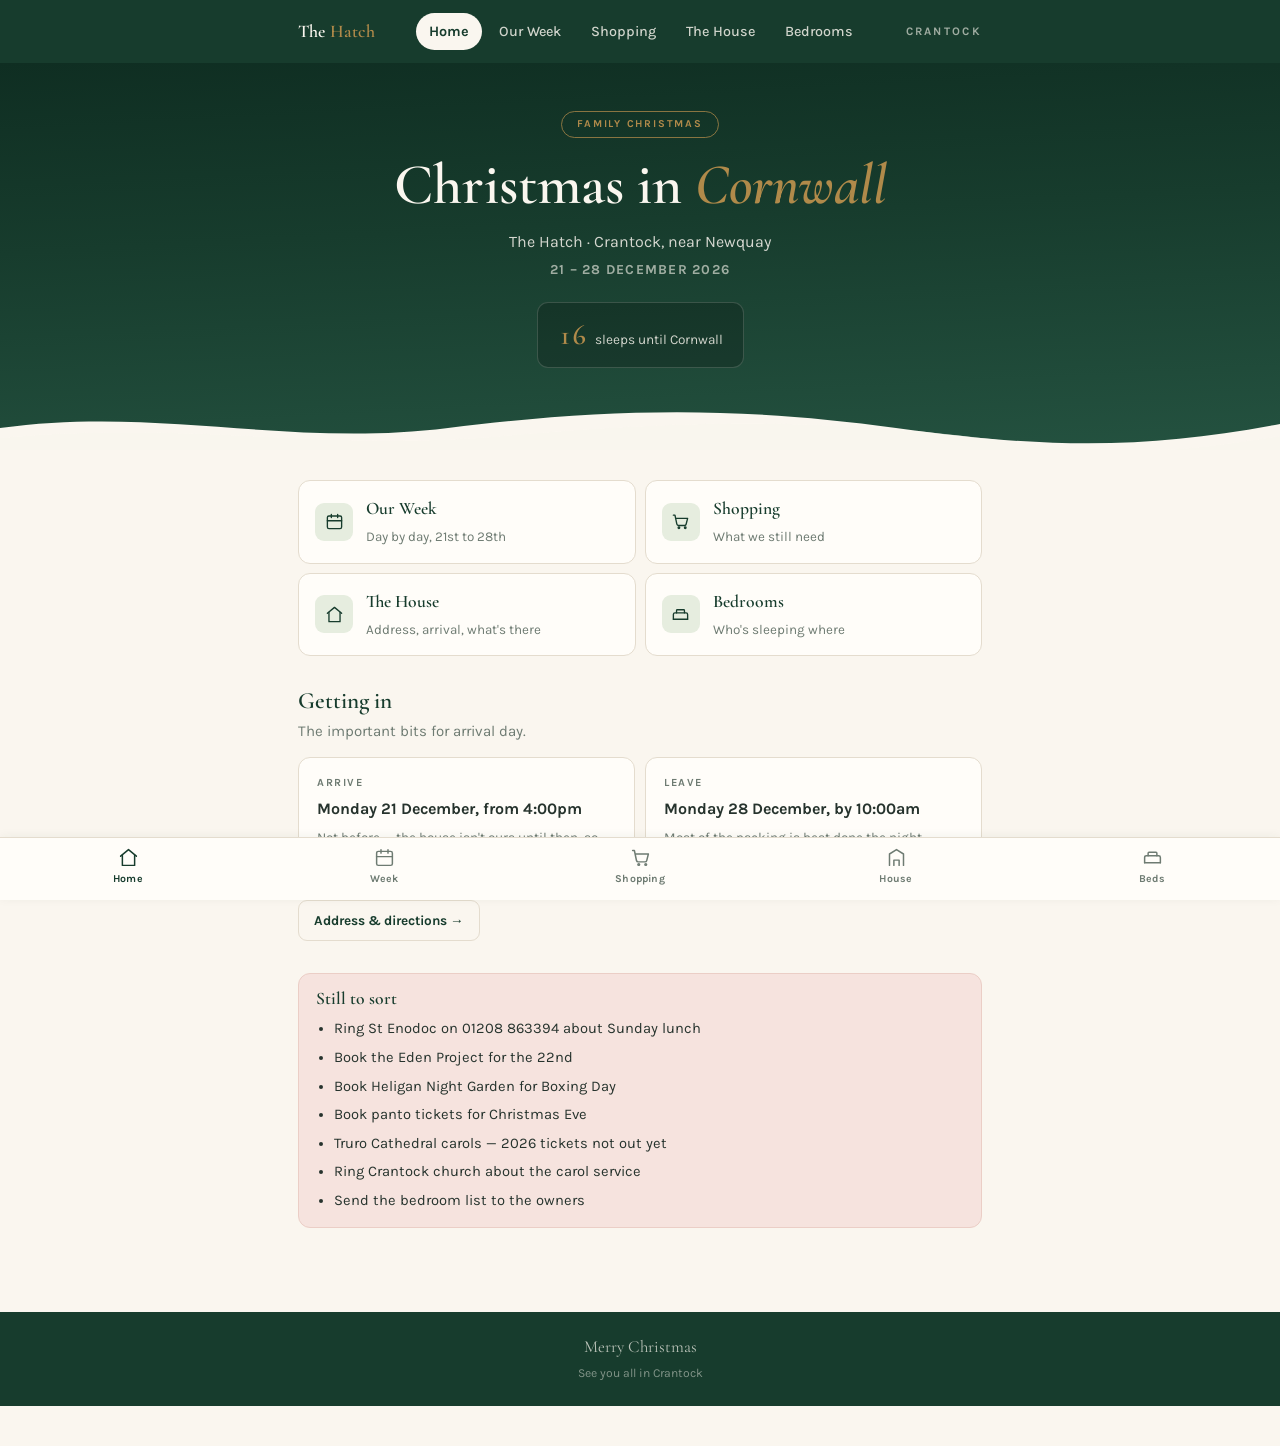
<file: index.html>
<!DOCTYPE html>
<html lang="en-GB">
<head>
<meta charset="utf-8">
<meta name="viewport" content="width=device-width, initial-scale=1, viewport-fit=cover">
<title>Christmas in Cornwall · The Hatch</title>
<meta name="description" content="Family Christmas at The Hatch, Crantock — 21 to 28 December 2026.">
<meta name="theme-color" content="#173C2D">
<link rel="preconnect" href="https://fonts.googleapis.com">
<link rel="preconnect" href="https://fonts.gstatic.com" crossorigin>
<link href="https://fonts.googleapis.com/css2?family=Cormorant+Garamond:ital,wght@0,600;0,700;1,600&family=Karla:wght@400;500;700&display=swap" rel="stylesheet">
<link rel="stylesheet" href="style.css">
</head>
<body>

<header class="top">
  <div class="wrap">
    <a class="brand" href="index.html">The <span>Hatch</span></a>
    <nav class="desknav">
      <a href="index.html" aria-current="page">Home</a>
      <a href="week.html">Our Week</a>
      <a href="shopping.html">Shopping</a>
      <a href="house.html">The House</a>
      <a href="bedrooms.html">Bedrooms</a>
    </nav>
    <span class="sprig">Crantock</span>
  </div>
</header>

<section class="hero">
  <div class="wrap">
    <span class="tag">Family Christmas</span>
    <h1>Christmas in <em>Cornwall</em></h1>
    <p class="where">The Hatch · Crantock, near Newquay</p>
    <p class="dates">21 – 28 December 2026</p>
    <div class="count" id="count"><b id="cn">—</b><span id="cl">until Christmas Day</span></div>
  </div>
  <svg class="waves" viewBox="0 0 1200 52" preserveAspectRatio="none" aria-hidden="true">
    <path d="M0 30 C 150 8, 270 50, 420 30 S 690 8, 840 30 S 1080 50, 1200 26 L1200 52 L0 52 Z" fill="#FAF6EF"/>
    <path d="M0 40 C 180 22, 300 54, 470 38 S 760 20, 920 40 S 1110 52, 1200 38 L1200 52 L0 52 Z" fill="#FAF6EF" opacity=".55"/>
  </svg>
</section>

<main class="wrap">

  <section class="blk" style="margin-top:4px">
    <div class="quick">
      <a href="week.html">
        <span class="ic"><svg viewBox="0 0 24 24"><rect x="3" y="5" width="18" height="16" rx="2"/><path d="M8 3v4M16 3v4M3 11h18"/></svg></span>
        <span><b>Our Week</b><small>Day by day, 21st to 28th</small></span>
      </a>
      <a href="shopping.html">
        <span class="ic"><svg viewBox="0 0 24 24"><path d="M3 4h2l2.4 11.4a2 2 0 0 0 2 1.6h7.7a2 2 0 0 0 2-1.5L21 8H6"/><circle cx="10" cy="20" r="1"/><circle cx="18" cy="20" r="1"/></svg></span>
        <span><b>Shopping</b><small>What we still need</small></span>
      </a>
      <a href="house.html">
        <span class="ic"><svg viewBox="0 0 24 24"><path d="M3 10.5 12 3l9 7.5"/><path d="M5 9.5V21h14V9.5"/></svg></span>
        <span><b>The House</b><small>Address, arrival, what's there</small></span>
      </a>
      <a href="bedrooms.html">
        <span class="ic"><svg viewBox="0 0 24 24"><path d="M3 18v-6a2 2 0 0 1 2-2h14a2 2 0 0 1 2 2v6"/><path d="M3 18h18M7 10V7a1 1 0 0 1 1-1h8a1 1 0 0 1 1 1v3"/></svg></span>
        <span><b>Bedrooms</b><small>Who's sleeping where</small></span>
      </a>
    </div>
  </section>

  <section class="blk">
    <h2>Getting in</h2>
    <p class="lead">The important bits for arrival day.</p>
    <div class="cards two">
      <div class="card">
        <div class="k">Arrive</div>
        <p><strong>Monday 21 December, from 4:00pm</strong></p>
        <p class="hint">Not before — the house isn't ours until then, so don't have anything delivered that day.</p>
      </div>
      <div class="card">
        <div class="k">Leave</div>
        <p><strong>Monday 28 December, by 10:00am</strong></p>
        <p class="hint">Most of the packing is best done the night before.</p>
      </div>
    </div>
    <p style="margin-top:12px"><a class="btn ghost small" href="house.html">Address &amp; directions →</a></p>
  </section>

  <section class="blk" id="sortwrap">
    <div class="todo" id="todo">
      <h2>Still to sort</h2>
      <ul id="todolist"></ul>
    </div>
  </section>

</main>

<footer>
  Merry Christmas
  <small>See you all in Crantock</small>
</footer>

<nav class="tabs">
  <a href="index.html" aria-current="page"><svg viewBox="0 0 24 24"><path d="M3 10.5 12 3l9 7.5"/><path d="M5 9.5V21h14V9.5"/></svg>Home</a>
  <a href="week.html"><svg viewBox="0 0 24 24"><rect x="3" y="5" width="18" height="16" rx="2"/><path d="M8 3v4M16 3v4M3 11h18"/></svg>Week</a>
  <a href="shopping.html"><svg viewBox="0 0 24 24"><path d="M3 4h2l2.4 11.4a2 2 0 0 0 2 1.6h7.7a2 2 0 0 0 2-1.5L21 8H6"/><circle cx="10" cy="20" r="1"/><circle cx="18" cy="20" r="1"/></svg>Shopping</a>
  <a href="house.html"><svg viewBox="0 0 24 24"><path d="M4 21V8l8-5 8 5v13"/><path d="M9 21v-6h6v6"/></svg>House</a>
  <a href="bedrooms.html"><svg viewBox="0 0 24 24"><path d="M3 18v-6a2 2 0 0 1 2-2h14a2 2 0 0 1 2 2v6"/><path d="M3 18h18M7 10V7a1 1 0 0 1 1-1h8a1 1 0 0 1 1 1v3"/></svg>Beds</a>
</nav>

<script>
/* countdown */
(function(){
  var now=new Date(), today=new Date(now.getFullYear(),now.getMonth(),now.getDate());
  var xmas=new Date(2026,11,25), arrive=new Date(2026,11,21);
  var cn=document.getElementById("cn"), cl=document.getElementById("cl"), box=document.getElementById("count");
  var dA=Math.round((arrive-today)/864e5), dX=Math.round((xmas-today)/864e5);
  if(dA>1){ cn.textContent=dA; cl.textContent="sleeps until Cornwall"; }
  else if(dA===1){ cn.textContent="1"; cl.textContent="sleep until Cornwall"; }
  else if(dX>1){ cn.textContent=dX; cl.textContent="sleeps until Christmas Day"; }
  else if(dX===1){ cn.textContent="1"; cl.textContent="sleep until Christmas Day"; }
  else if(dX===0){ cn.textContent="Today"; cl.textContent="is Christmas Day"; }
  else { box.style.display="none"; }
})();

/* still to sort — only what's outstanding; section hides itself when empty */
var JOBS=[
  {t:"Ring St Enodoc on 01208 863394 about Sunday lunch", done:false},
  {t:"Book the Eden Project for the 22nd", done:false},
  {t:"Book Heligan Night Garden for Boxing Day", done:false},
  {t:"Book panto tickets for Christmas Eve", done:false},
  {t:"Truro Cathedral carols — 2026 tickets not out yet", done:false},
  {t:"Ring Crantock church about the carol service", done:false},
  {t:"Send the bedroom list to the owners", done:false}
];
(function(){
  var open=JOBS.filter(function(j){return !j.done});
  if(!open.length){ document.getElementById("sortwrap").remove(); return; }
  document.getElementById("todolist").innerHTML=open.map(function(j){
    return "<li>"+j.t.replace(/&/g,"&amp;").replace(/</g,"&lt;")+"</li>";
  }).join("");
})();
</script>
</body>
</html>
</file>
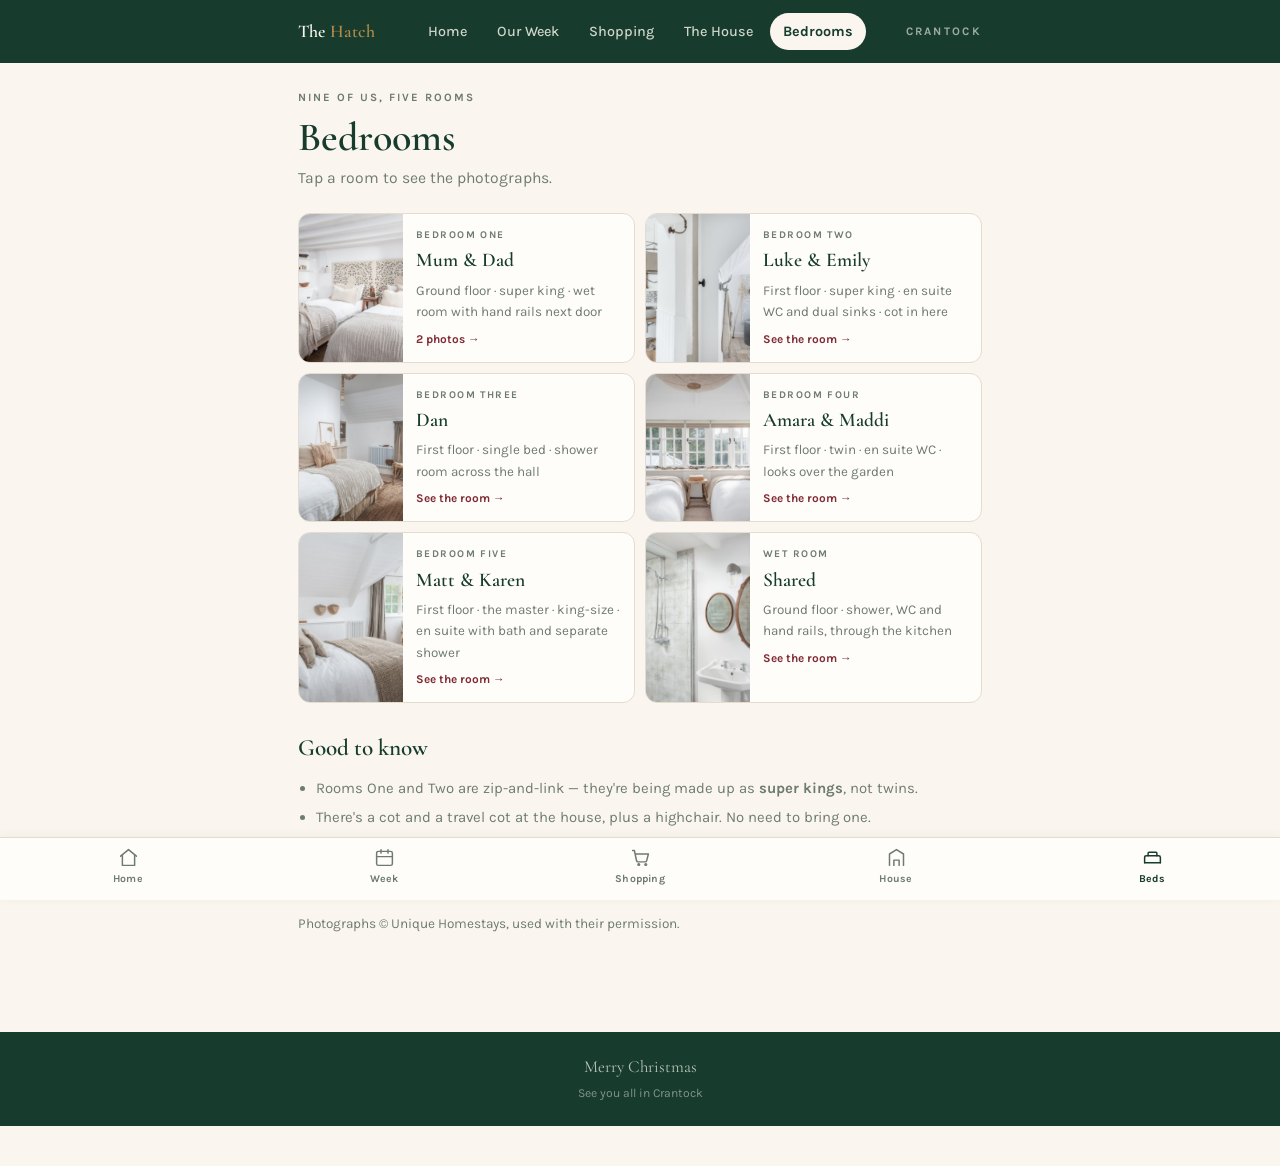
<file: bedrooms.html>
<!DOCTYPE html>
<html lang="en-GB">
<head>
<meta charset="utf-8">
<meta name="viewport" content="width=device-width, initial-scale=1, viewport-fit=cover">
<title>Bedrooms · The Hatch</title>
<meta name="theme-color" content="#173C2D">
<link rel="preconnect" href="https://fonts.googleapis.com">
<link rel="preconnect" href="https://fonts.gstatic.com" crossorigin>
<link href="https://fonts.googleapis.com/css2?family=Cormorant+Garamond:ital,wght@0,600;0,700;1,600&family=Karla:wght@400;500;700&display=swap" rel="stylesheet">
<link rel="stylesheet" href="style.css">
</head>
<body>

<header class="top">
  <div class="wrap">
    <a class="brand" href="index.html">The <span>Hatch</span></a>
    <nav class="desknav">
      <a href="index.html">Home</a>
      <a href="week.html">Our Week</a>
      <a href="shopping.html">Shopping</a>
      <a href="house.html">The House</a>
      <a href="bedrooms.html" aria-current="page">Bedrooms</a>
    </nav>
    <span class="sprig">Crantock</span>
  </div>
</header>

<main class="wrap">
  <p class="eyebrow">Nine of us, five rooms</p>
  <h1 class="page">Bedrooms</h1>
  <p class="sub">Tap a room to see the photographs.</p>

  <div class="rooms" id="rooms"></div>

  <section class="blk">
    <h2>Good to know</h2>
    <ul style="padding-left:18px;color:var(--mute);font-size:.93rem">
      <li style="margin-top:5px">Rooms One and Two are zip-and-link — they're being made up as <strong>super kings</strong>, not twins.</li>
      <li style="margin-top:5px">There's a cot and a travel cot at the house, plus a highchair. No need to bring one.</li>
      <li style="margin-top:5px">The ground-floor wet room has hand rails and is right beside Room One.</li>
      <li style="margin-top:5px">Room Three can take a trundle bed for a tenth person, but our booking is for nine.</li>
    </ul>
  </section>

  <p class="hint" style="margin-top:26px">Photographs © Unique Homestays, used with their permission.</p>
</main>

<div class="gal" id="gal" role="dialog" aria-modal="true" aria-label="Room photographs">
  <div class="bar">
    <b id="galTitle">Room</b>
    <button id="galClose" aria-label="Close">×</button>
  </div>
  <div class="strip" id="galStrip"></div>
  <div class="dots" id="galDots"></div>
</div>

<footer>Merry Christmas<small>See you all in Crantock</small></footer>

<nav class="tabs">
  <a href="index.html"><svg viewBox="0 0 24 24"><path d="M3 10.5 12 3l9 7.5"/><path d="M5 9.5V21h14V9.5"/></svg>Home</a>
  <a href="week.html"><svg viewBox="0 0 24 24"><rect x="3" y="5" width="18" height="16" rx="2"/><path d="M8 3v4M16 3v4M3 11h18"/></svg>Week</a>
  <a href="shopping.html"><svg viewBox="0 0 24 24"><path d="M3 4h2l2.4 11.4a2 2 0 0 0 2 1.6h7.7a2 2 0 0 0 2-1.5L21 8H6"/><circle cx="10" cy="20" r="1"/><circle cx="18" cy="20" r="1"/></svg>Shopping</a>
  <a href="house.html"><svg viewBox="0 0 24 24"><path d="M4 21V8l8-5 8 5v13"/><path d="M9 21v-6h6v6"/></svg>House</a>
  <a href="bedrooms.html" aria-current="page"><svg viewBox="0 0 24 24"><path d="M3 18v-6a2 2 0 0 1 2-2h14a2 2 0 0 1 2 2v6"/><path d="M3 18h18M7 10V7a1 1 0 0 1 1-1h8a1 1 0 0 1 1 1v3"/></svg>Beds</a>
</nav>

<script>
var ROOMS=[
 {n:"Bedroom One",   who:"Mum &amp; Dad",      bed:"Ground floor · super king · wet room with hand rails next door",
  pics:["bedroom1-a.jpg","bedroom1-b.jpg"]},
 {n:"Bedroom Two",   who:"Luke &amp; Emily",   bed:"First floor · super king · en suite WC and dual sinks · cot in here",
  pics:["bedroom2-a.jpg"]},
 {n:"Bedroom Three", who:"Dan",                bed:"First floor · single bed · shower room across the hall",
  pics:["bedroom3-a.jpg"]},
 {n:"Bedroom Four",  who:"Amara &amp; Maddi",  bed:"First floor · twin · en suite WC · looks over the garden",
  pics:["bedroom4-a.jpg"]},
 {n:"Bedroom Five",  who:"Matt &amp; Karen",   bed:"First floor · the master · king-size · en suite with bath and separate shower",
  pics:["bedroom5-a.jpg"]},
 {n:"Wet room",      who:"Shared",             bed:"Ground floor · shower, WC and hand rails, through the kitchen",
  pics:["wetroom-ground.jpg"]}
];

var ph='<svg viewBox="0 0 24 24"><path d="M3 18v-6a2 2 0 0 1 2-2h14a2 2 0 0 1 2 2v6M3 18h18M7 10V7a1 1 0 0 1 1-1h8a1 1 0 0 1 1 1v3"/></svg>';
document.getElementById("rooms").innerHTML=ROOMS.map(function(r,ix){
  var thumb=r.pics.length? '<img src="'+r.pics[0]+'" alt="'+r.n+'" loading="lazy">' : ph;
  return '<button class="room" data-r="'+ix+'">'+
    '<span class="thumb">'+thumb+'</span>'+
    '<span class="info"><span class="no">'+r.n+'</span>'+
      '<span class="who">'+r.who+'</span>'+
      '<span class="bed">'+r.bed+'</span>'+
      '<span class="more">'+(r.pics.length>1? r.pics.length+' photos →' : 'See the room →')+'</span>'+
    '</span></button>';
}).join("");

var gal=document.getElementById("gal"), strip=document.getElementById("galStrip"),
    dots=document.getElementById("galDots"), title=document.getElementById("galTitle"), lastFocus=null;

function openGal(ix){
  var r=ROOMS[ix]; lastFocus=document.activeElement;
  title.innerHTML=r.n+" · "+r.who;
  strip.innerHTML = r.pics.length
    ? r.pics.map(function(p){return '<figure><img src="'+p+'" alt="'+r.n+'"></figure>';}).join("")
    : '<p class="none">No photographs of this room yet.</p>';
  dots.innerHTML = r.pics.length>1
    ? r.pics.map(function(_,i){return '<i class="'+(i===0?"on":"")+'"></i>';}).join("") : "";
  gal.classList.add("on");
  document.body.style.overflow="hidden";
  strip.scrollLeft=0;
  document.getElementById("galClose").focus();
}
function closeGal(){
  gal.classList.remove("on");
  document.body.style.overflow="";
  if(lastFocus&&lastFocus.focus)lastFocus.focus();
}
document.querySelectorAll("[data-r]").forEach(function(b){
  b.onclick=function(){openGal(+b.dataset.r);};
});
document.getElementById("galClose").onclick=closeGal;
gal.addEventListener("click",function(e){ if(e.target===gal) closeGal(); });
document.addEventListener("keydown",function(e){ if(e.key==="Escape"&&gal.classList.contains("on")) closeGal(); });
strip.addEventListener("scroll",function(){
  var kids=dots.children; if(!kids.length) return;
  var i=Math.round(strip.scrollLeft/strip.clientWidth);
  for(var k=0;k<kids.length;k++) kids[k].className = (k===i?"on":"");
});
</script>
</body>
</html>
</file>
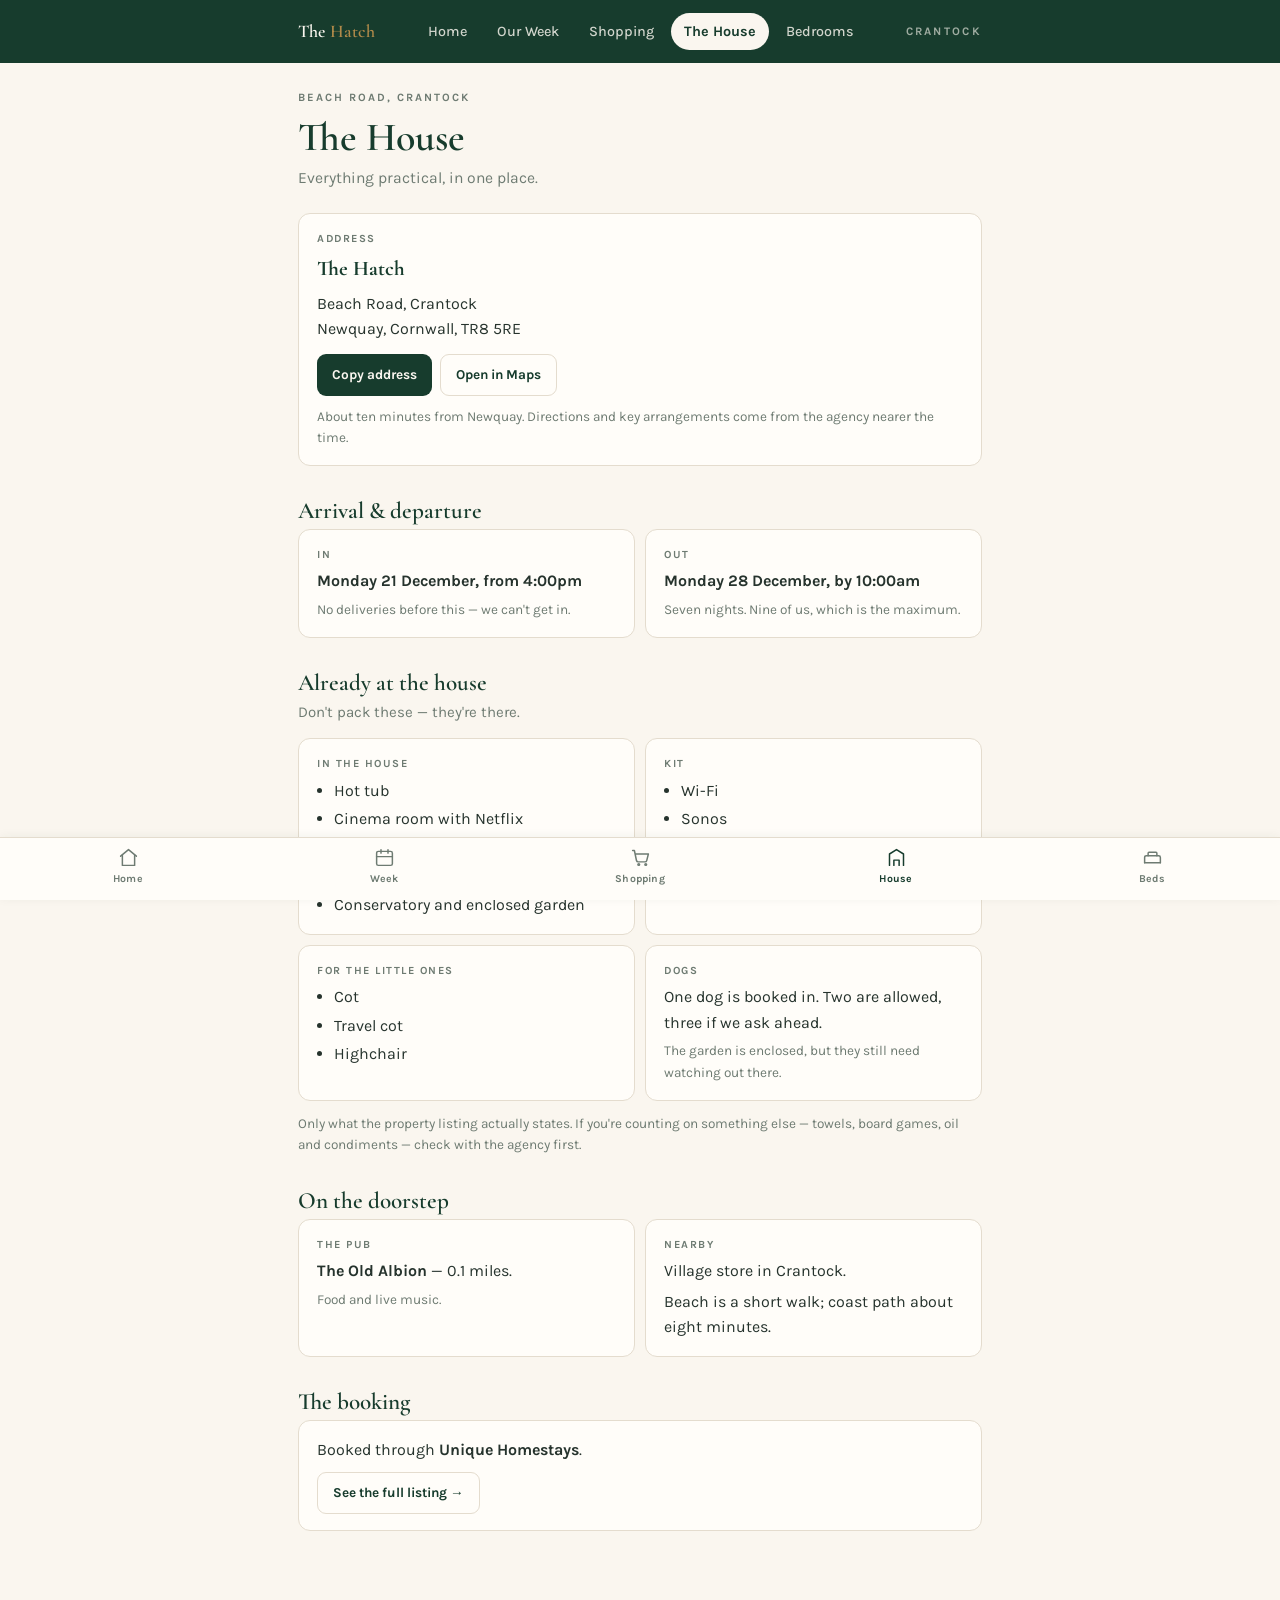
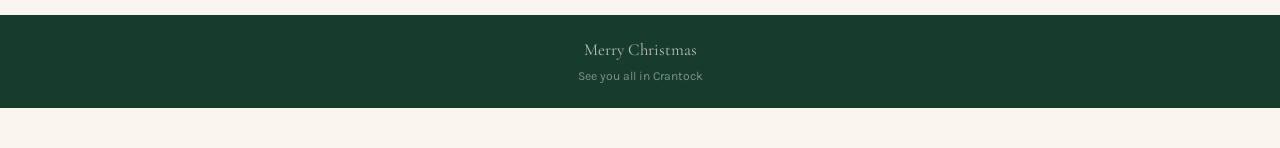
<file: house.html>
<!DOCTYPE html>
<html lang="en-GB">
<head>
<meta charset="utf-8">
<meta name="viewport" content="width=device-width, initial-scale=1, viewport-fit=cover">
<title>The House · The Hatch</title>
<meta name="theme-color" content="#173C2D">
<link rel="preconnect" href="https://fonts.googleapis.com">
<link rel="preconnect" href="https://fonts.gstatic.com" crossorigin>
<link href="https://fonts.googleapis.com/css2?family=Cormorant+Garamond:ital,wght@0,600;0,700;1,600&family=Karla:wght@400;500;700&display=swap" rel="stylesheet">
<link rel="stylesheet" href="style.css">
</head>
<body>

<header class="top">
  <div class="wrap">
    <a class="brand" href="index.html">The <span>Hatch</span></a>
    <nav class="desknav">
      <a href="index.html">Home</a>
      <a href="week.html">Our Week</a>
      <a href="shopping.html">Shopping</a>
      <a href="house.html" aria-current="page">The House</a>
      <a href="bedrooms.html">Bedrooms</a>
    </nav>
    <span class="sprig">Crantock</span>
  </div>
</header>

<main class="wrap">
  <p class="eyebrow">Beach Road, Crantock</p>
  <h1 class="page">The House</h1>
  <p class="sub">Everything practical, in one place.</p>

  <section class="blk" style="margin-top:12px">
    <div class="card">
      <div class="k">Address</div>
      <p style="font-family:var(--serif);font-size:1.3rem;color:var(--green)"><strong>The Hatch</strong></p>
      <p id="addr">Beach Road, Crantock<br>Newquay, Cornwall, TR8 5RE</p>
      <p style="margin-top:12px;display:flex;gap:8px;flex-wrap:wrap">
        <button class="btn small" id="copyBtn">Copy address</button>
        <a class="btn ghost small" href="https://maps.apple.com/?q=The+Hatch,+Beach+Road,+Crantock,+TR8+5RE" target="_blank" rel="noopener">Open in Maps</a>
      </p>
      <p class="hint" style="margin-top:10px">About ten minutes from Newquay. Directions and key arrangements come from the agency nearer the time.</p>
    </div>
  </section>

  <section class="blk">
    <h2>Arrival &amp; departure</h2>
    <div class="cards two">
      <div class="card"><div class="k">In</div><p><strong>Monday 21 December, from 4:00pm</strong></p><p class="hint">No deliveries before this — we can't get in.</p></div>
      <div class="card"><div class="k">Out</div><p><strong>Monday 28 December, by 10:00am</strong></p><p class="hint">Seven nights. Nine of us, which is the maximum.</p></div>
    </div>
  </section>

  <section class="blk">
    <h2>Already at the house</h2>
    <p class="lead">Don't pack these — they're there.</p>
    <div class="cards two">
      <div class="card">
        <div class="k">In the house</div>
        <ul>
          <li>Hot tub</li>
          <li>Cinema room with Netflix</li>
          <li>Games room, table tennis and darts</li>
          <li>Real fire, logs provided</li>
          <li>Conservatory and enclosed garden</li>
        </ul>
      </div>
      <div class="card">
        <div class="k">Kit</div>
        <ul>
          <li>Wi-Fi</li>
          <li>Sonos</li>
          <li>Nespresso machine</li>
          <li>EV charger</li>
        </ul>
      </div>
      <div class="card">
        <div class="k">For the little ones</div>
        <ul>
          <li>Cot</li>
          <li>Travel cot</li>
          <li>Highchair</li>
        </ul>
      </div>
      <div class="card">
        <div class="k">Dogs</div>
        <p>One dog is booked in. Two are allowed, three if we ask ahead.</p>
        <p class="hint">The garden is enclosed, but they still need watching out there.</p>
      </div>
    </div>
    <p class="hint" style="margin-top:12px">Only what the property listing actually states. If you're counting on something else — towels, board games, oil and condiments — check with the agency first.</p>
  </section>

  <section class="blk">
    <h2>On the doorstep</h2>
    <div class="cards two">
      <div class="card">
        <div class="k">The pub</div>
        <p><strong>The Old Albion</strong> — 0.1 miles.</p>
        <p class="hint">Food and live music.</p>
      </div>
      <div class="card">
        <div class="k">Nearby</div>
        <p>Village store in Crantock.</p>
        <p>Beach is a short walk; coast path about eight minutes.</p>
      </div>
    </div>
  </section>

  <section class="blk">
    <h2>The booking</h2>
    <div class="card">
      <p>Booked through <strong>Unique Homestays</strong>.</p>
      <p style="margin-top:10px"><a class="btn ghost small" href="https://www.uniquehomestays.com/self-catering/uk/cornwall/crantock/the-hatch/" target="_blank" rel="noopener">See the full listing →</a></p>
    </div>
  </section>
</main>

<footer>Merry Christmas<small>See you all in Crantock</small></footer>

<nav class="tabs">
  <a href="index.html"><svg viewBox="0 0 24 24"><path d="M3 10.5 12 3l9 7.5"/><path d="M5 9.5V21h14V9.5"/></svg>Home</a>
  <a href="week.html"><svg viewBox="0 0 24 24"><rect x="3" y="5" width="18" height="16" rx="2"/><path d="M8 3v4M16 3v4M3 11h18"/></svg>Week</a>
  <a href="shopping.html"><svg viewBox="0 0 24 24"><path d="M3 4h2l2.4 11.4a2 2 0 0 0 2 1.6h7.7a2 2 0 0 0 2-1.5L21 8H6"/><circle cx="10" cy="20" r="1"/><circle cx="18" cy="20" r="1"/></svg>Shopping</a>
  <a href="house.html" aria-current="page"><svg viewBox="0 0 24 24"><path d="M4 21V8l8-5 8 5v13"/><path d="M9 21v-6h6v6"/></svg>House</a>
  <a href="bedrooms.html"><svg viewBox="0 0 24 24"><path d="M3 18v-6a2 2 0 0 1 2-2h14a2 2 0 0 1 2 2v6"/><path d="M3 18h18M7 10V7a1 1 0 0 1 1-1h8a1 1 0 0 1 1 1v3"/></svg>Beds</a>
</nav>

<script>
(function(){
  var b=document.getElementById("copyBtn");
  var ADDR="The Hatch, Beach Road, Crantock, Newquay, Cornwall, TR8 5RE";
  var t;
  function flash(msg){ b.textContent=msg; clearTimeout(t);
    t=setTimeout(function(){ b.textContent="Copy address"; },2000); }
  b.addEventListener("click",function(){
    var fail=function(){
      try{
        var r=document.createRange(); r.selectNodeContents(document.getElementById("addr"));
        var s=window.getSelection(); s.removeAllRanges(); s.addRange(r);
        flash("Selected — press copy");
      }catch(e){ flash("Copy it by hand"); }
    };
    try{
      if(navigator.clipboard && navigator.clipboard.writeText){
        navigator.clipboard.writeText(ADDR).then(function(){flash("Copied");},fail);
      } else fail();
    }catch(e){ fail(); }
  });
})();
</script>
</body>
</html>
</file>
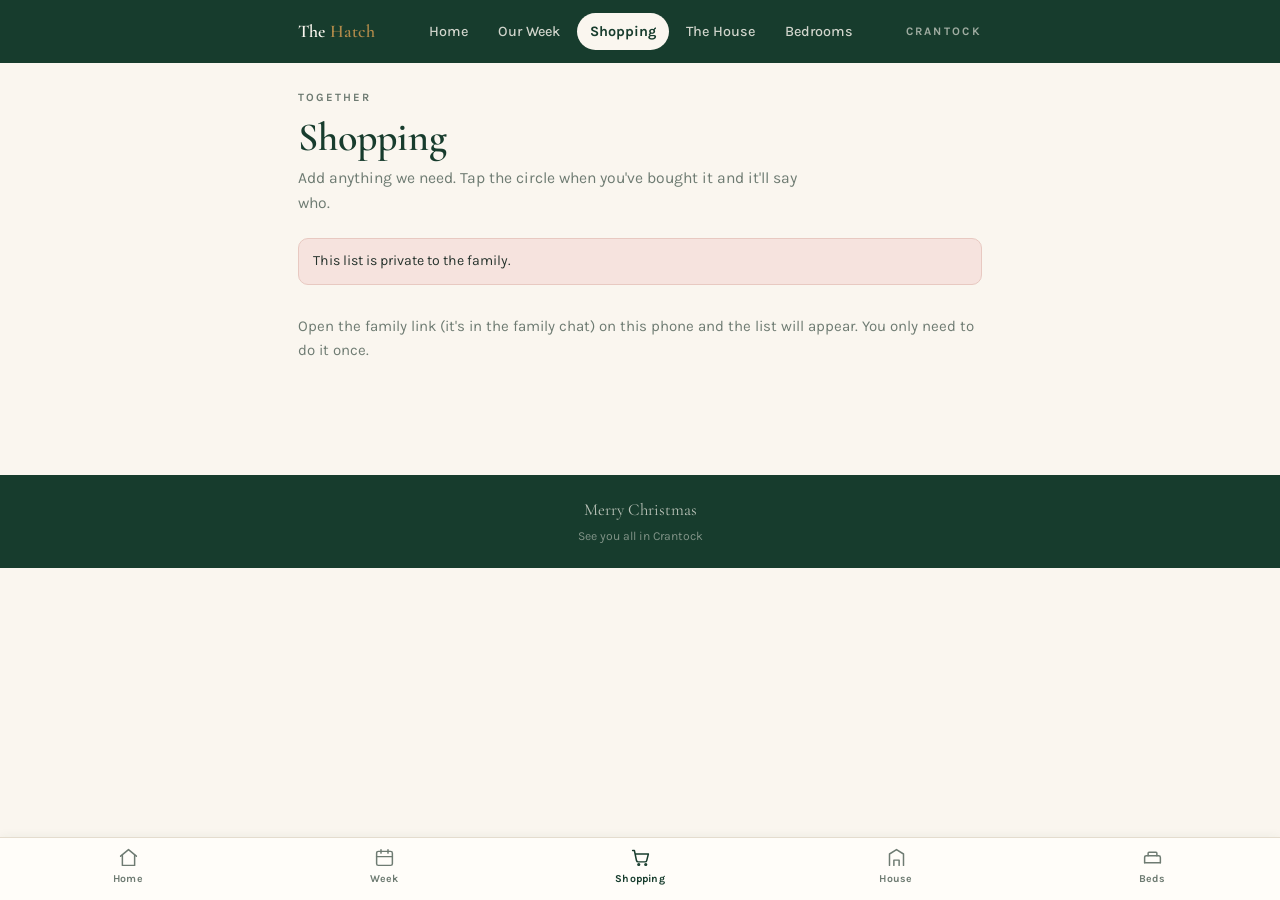
<file: shopping.html>
<!DOCTYPE html>
<html lang="en-GB">
<head>
<meta charset="utf-8">
<meta name="viewport" content="width=device-width, initial-scale=1, viewport-fit=cover">
<title>Shopping · The Hatch</title>
<meta name="theme-color" content="#173C2D">
<link rel="preconnect" href="https://fonts.googleapis.com">
<link rel="preconnect" href="https://fonts.gstatic.com" crossorigin>
<link href="https://fonts.googleapis.com/css2?family=Cormorant+Garamond:ital,wght@0,600;0,700;1,600&family=Karla:wght@400;500;700&display=swap" rel="stylesheet">
<link rel="stylesheet" href="style.css">
</head>
<body>

<header class="top">
  <div class="wrap">
    <a class="brand" href="index.html">The <span>Hatch</span></a>
    <nav class="desknav">
      <a href="index.html">Home</a>
      <a href="week.html">Our Week</a>
      <a href="shopping.html" aria-current="page">Shopping</a>
      <a href="house.html">The House</a>
      <a href="bedrooms.html">Bedrooms</a>
    </nav>
    <span class="sprig">Crantock</span>
  </div>
</header>

<main class="wrap">
  <p class="eyebrow">Together</p>
  <h1 class="page">Shopping</h1>
  <p class="sub">Add anything we need. Tap the circle when you've bought it and it'll say who.</p>
  <div id="area"><p class="empty">Loading…</p></div>
</main>

<footer>Merry Christmas<small>See you all in Crantock</small></footer>

<nav class="tabs">
  <a href="index.html"><svg viewBox="0 0 24 24"><path d="M3 10.5 12 3l9 7.5"/><path d="M5 9.5V21h14V9.5"/></svg>Home</a>
  <a href="week.html"><svg viewBox="0 0 24 24"><rect x="3" y="5" width="18" height="16" rx="2"/><path d="M8 3v4M16 3v4M3 11h18"/></svg>Week</a>
  <a href="shopping.html" aria-current="page"><svg viewBox="0 0 24 24"><path d="M3 4h2l2.4 11.4a2 2 0 0 0 2 1.6h7.7a2 2 0 0 0 2-1.5L21 8H6"/><circle cx="10" cy="20" r="1"/><circle cx="18" cy="20" r="1"/></svg>Shopping</a>
  <a href="house.html"><svg viewBox="0 0 24 24"><path d="M4 21V8l8-5 8 5v13"/><path d="M9 21v-6h6v6"/></svg>House</a>
  <a href="bedrooms.html"><svg viewBox="0 0 24 24"><path d="M3 18v-6a2 2 0 0 1 2-2h14a2 2 0 0 1 2 2v6"/><path d="M3 18h18M7 10V7a1 1 0 0 1 1-1h8a1 1 0 0 1 1 1v3"/></svg>Beds</a>
</nav>

<script>
/* ---------------- shared list ---------------- */
var SUPA_URL="https://uarnkmukrmilcrsxcyvz.supabase.co";
var SUPA_KEY="sb_publishable_H8EzjJz5Aiu0Bk_QYI8Qcg_2zyqGnQg";

/* Two visible states: Not purchased / Purchased.
   status 'to_buy' = not purchased. Ticking saves 'bought' (+ who = buyer).
   Older statuses 'ordered', 'bringing', 'arrived' also count as purchased,
   keep their own label, and are never rewritten unless someone deliberately unticks them. */
var BOUGHT="bought", NEEDED="to_buy";
var DETAIL={ordered:"Ordered", bringing:"Bringing it", arrived:"Arrived"};
function isGot(i){ return !!i && i.status!==NEEDED; }
function nice(d){ try{ return new Date(d+"T12:00:00").toLocaleDateString("en-GB",{day:"numeric",month:"short"}); }catch(e){ return d; } }
function oops(r){
  if(denied(r)){ lockOut(); return; }
  if(r && !r.ok){ err="That change didn't save (HTTP "+r.status+"). Please try again."; }
}

var area=document.getElementById("area");
var items=[], filter="all", me="", askId=null, painted=false, err="", poll=null;

function esc(s){return String(s==null?"":s).replace(/[&<>"']/g,function(c){
  return {"&":"&amp;","<":"&lt;",">":"&gt;",'"':"&quot;","'":"&#39;"}[c];});}
function lsGet(k){try{return localStorage.getItem(k)}catch(e){return null}}
function lsSet(k,v){try{localStorage.setItem(k,v)}catch(e){}}

/* Private family list: the family link (…/shopping.html#family=CODE) is opened once,
   the code is kept on this phone, and every read/write sends it to the database,
   which checks it on the server. Without a valid code nothing can be seen or changed. */
var FAM=null, locked=false;
(function(){
  var m=(location.hash||"").match(/family=([A-Za-z0-9_-]{20,})/);
  if(m){ FAM=m[1]; lsSet("hatchFamily",FAM);
    try{ history.replaceState(null,"",location.pathname+location.search); }catch(e){} }
  else FAM=lsGet("hatchFamily")||null;
})();

function rpc(fn,args){
  var body=Object.assign({p_code:FAM},args||{});
  var ac=new AbortController(), t=setTimeout(function(){ac.abort()},8000);
  return fetch(SUPA_URL+"/rest/v1/rpc/"+fn,{method:"POST",signal:ac.signal,
    headers:{"apikey":SUPA_KEY,"Content-Type":"application/json"},body:JSON.stringify(body)})
    ["finally"](function(){clearTimeout(t)});
}
function denied(r){ return r && (r.status===401||r.status===403); }
function lockOut(){ locked=true; FAM=null; lsSet("hatchFamily",""); if(poll){clearInterval(poll);poll=null;} }

async function load(){
  if(!FAM){ locked=true; render(); return; }
  try{
    var r=await rpc("hatch_list");
    if(denied(r)){ lockOut(); render(); return; }
    if(!r.ok){var t="";try{t=(await r.text()).slice(0,160)}catch(_){ }
      throw new Error("HTTP "+r.status+" "+t);}
    items=await r.json(); err=""; locked=false;
  }catch(e){ err="Can't reach the list — "+(e&&e.message?e.message:String(e)); }
  render();
}
async function add(name){
  var n=(name||"").trim(); if(!n) return;
  if(items.some(function(i){return (i.name||"").trim().toLowerCase()===n.toLowerCase();})){
    err="“"+n+"” is already on the list."; render(); return;
  }
  err=""; items.push({id:"tmp"+Date.now(),name:n,status:NEEDED,who:null}); render();
  try{ oops(await rpc("hatch_add",{p_name:n})); }catch(e){}
  load();
}
async function save(id,fields){
  var it=items.find(function(i){return i.id===id;});
  if(it) Object.keys(fields).forEach(function(k){it[k]=fields[k];});
  render();
  var body={}; Object.keys(fields).forEach(function(k){body[k]=fields[k]===""?null:fields[k];});
  try{ oops(await rpc("hatch_update",{p_id:id,p_changes:body})); }catch(e){}
  load();
}
async function kill(id){
  items=items.filter(function(i){return i.id!==id;}); render();
  try{ oops(await rpc("hatch_delete",{p_id:id})); }catch(e){}
  load();
}
function toggle(id){
  var it=items.find(function(i){return i.id===id;}); if(!it) return;
  if(isGot(it)){
    if(DETAIL[it.status] && !confirm("“"+it.name+"” is marked as "+DETAIL[it.status].toLowerCase()+". Mark it as not purchased?")) return;
    save(id,{status:NEEDED,who:null}); return;
  }
  if(me){ save(id,{status:BOUGHT,who:me}); return; }
  askId=id; render();                        // no name on this phone yet — ask inline
}

function row(i){
  var got=isGot(i), line;
  if(!got) line="Not purchased";
  else if(DETAIL[i.status]) line="Purchased · "+DETAIL[i.status]+
      (i.who?" ("+esc(i.who)+")":"")+
      (i.status==="ordered"&&i.due_date?" · due "+esc(nice(i.due_date)):"");
  else line="Purchased by "+esc(i.who||"someone");
  var ask = (askId===i.id) ?
    '<div class="namebox"><input id="who-'+esc(i.id)+'" placeholder="Your name" autocomplete="given-name" maxlength="40">'+
    '<button class="btn small" data-save="'+esc(i.id)+'">Save</button></div>' : "";
  return '<div class="sitem'+(got?" got":"")+'">'+
      '<button class="mark" data-tog="'+esc(i.id)+'" aria-label="'+(got?"Mark as not purchased":"Mark as purchased")+'">'+
        '<svg viewBox="0 0 24 24"><path d="M5 13l4 4L19 7"/></svg></button>'+
      '<span class="txt"><span class="nm">'+esc(i.name)+'</span>'+
        '<span class="st">'+line+(got?' <button data-edit="'+esc(i.id)+'" style="background:none;border:0;color:inherit;text-decoration:underline;padding:0;font-size:inherit">change</button>':'')+'</span>'+
        ask+
      '</span>'+
      '<button class="kill" data-kill="'+esc(i.id)+'" aria-label="Remove">×</button>'+
    '</div>';
}

function render(){
  var a=document.activeElement;
  if(painted && a && a.closest && a.closest("#area") && a.tagName==="INPUT") return;
  if(locked){
    area.innerHTML='<div class="warn">This list is private to the family.</div>'+
      '<p class="empty">Open the family link (it\'s in the family chat) on this phone and the list will appear. You only need to do it once.</p>';
    painted=true; return;
  }

  var bought=items.filter(isGot);
  var need  =items.filter(function(i){return !isGot(i);});
  var shown = filter==="bought" ? bought : filter==="need" ? need : bought.concat(need);

  var html="";
  if(err) html+='<div class="warn">'+esc(err)+'</div>';
  html+='<p class="me">'+(me?('You are <b>'+esc(me)+'</b>'):'No name set on this phone')+
        ' <button id="setme">'+(me?'Change':'Set your name')+'</button></p>';
  html+='<form class="addrow" id="af"><input id="ai" placeholder="Add an item…" maxlength="80" required autocomplete="off">'+
        '<button class="btn" type="submit">Add</button></form>';
  html+='<div class="filters">'+
        '<button data-f="all" aria-pressed="'+(filter==="all")+'">All</button>'+
        '<button data-f="bought" aria-pressed="'+(filter==="bought")+'">Purchased</button>'+
        '<button data-f="need" aria-pressed="'+(filter==="need")+'">Not purchased</button></div>';
  html+='<p class="totals"><span><b>'+bought.length+'</b> purchased</span>'+
        '<span><b>'+need.length+'</b> not purchased</span>'+
        '<span><b>'+items.length+'</b> total</span></p>';
  html+= shown.length ? '<div class="slist">'+shown.map(row).join("")+'</div>'
       : '<p class="empty">'+(items.length?'Nothing in this filter.':'Nothing on the list yet — add the first thing above.')+'</p>';
  area.innerHTML=html;

  document.getElementById("af").onsubmit=function(e){
    e.preventDefault(); var el=document.getElementById("ai"); var v=el.value; el.value="";
    try{el.blur()}catch(_){ } add(v);
  };
  document.getElementById("setme").onclick=function(){
    me=""; lsSet("hatchWho",""); askId=null; render();
    var f=document.querySelector(".filters"); if(f) f.scrollIntoView({block:"nearest"});
    var box=document.createElement("div"); box.className="namebox";
    box.innerHTML='<input id="meIn" placeholder="Your name" maxlength="40" autocomplete="given-name"><button class="btn small" id="meSave">Save</button>';
    area.insertBefore(box, area.firstChild.nextSibling);
    document.getElementById("meIn").focus();
    document.getElementById("meSave").onclick=function(){
      var v=document.getElementById("meIn").value.trim(); if(!v) return;
      me=v; lsSet("hatchWho",v); render();
    };
  };
  area.querySelectorAll("[data-f]").forEach(function(b){b.onclick=function(){filter=b.dataset.f;render();};});
  area.querySelectorAll("[data-tog]").forEach(function(b){b.onclick=function(){toggle(b.dataset.tog);};});
  area.querySelectorAll("[data-kill]").forEach(function(b){b.onclick=function(){kill(b.dataset.kill);};});
  area.querySelectorAll("[data-edit]").forEach(function(b){b.onclick=function(){askId=b.dataset.edit;render();};});
  area.querySelectorAll("[data-save]").forEach(function(b){b.onclick=function(){
    var inp=document.getElementById("who-"+b.dataset.save); var v=(inp&&inp.value||"").trim();
    if(!v) return; me=v; lsSet("hatchWho",v); var id=b.dataset.save; askId=null;
    var it=items.find(function(i){return i.id===id;});
    save(id, isGot(it) ? {who:v} : {status:BOUGHT,who:v});   // renaming the buyer never rewrites an older status
  };});
  painted=true;
}

me=lsGet("hatchWho")||"";
load();
poll=setInterval(function(){ if(!document.hidden && askId===null) load(); },5000);
</script>
</body>
</html>
</file>
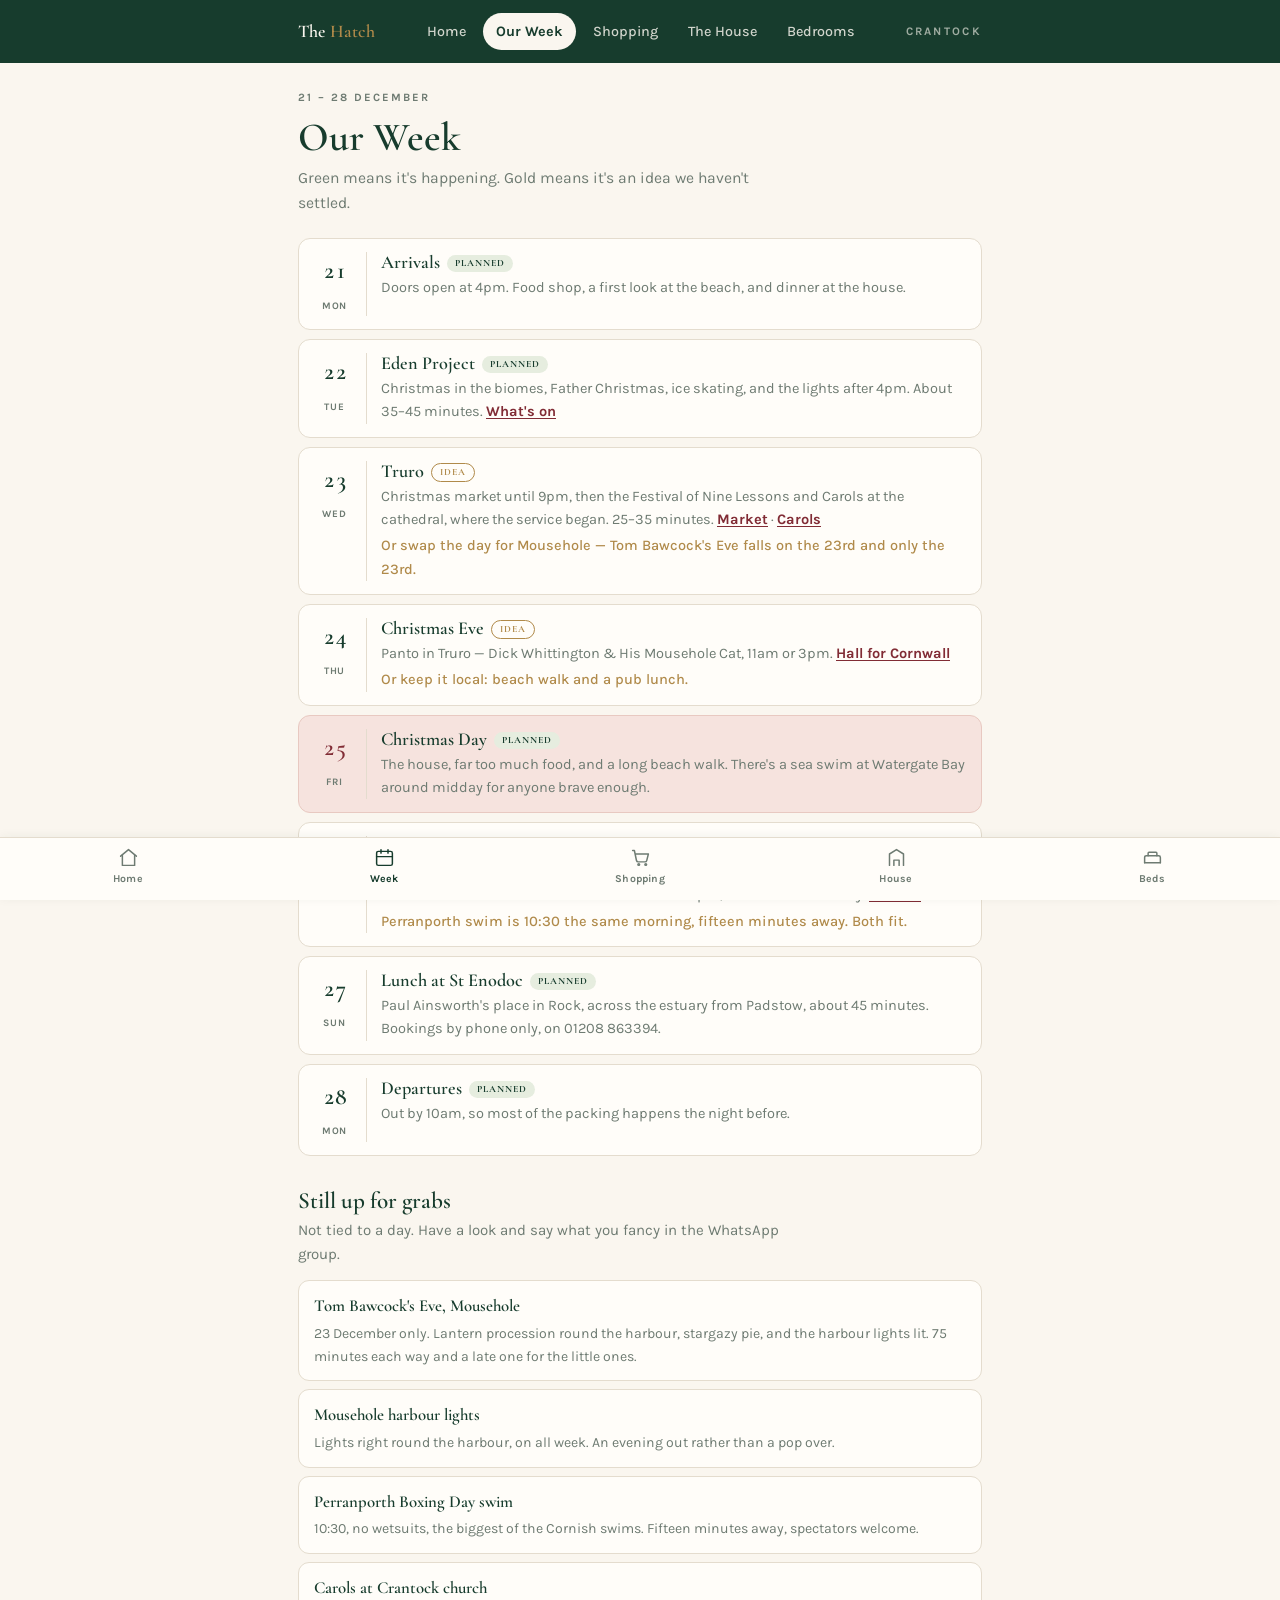
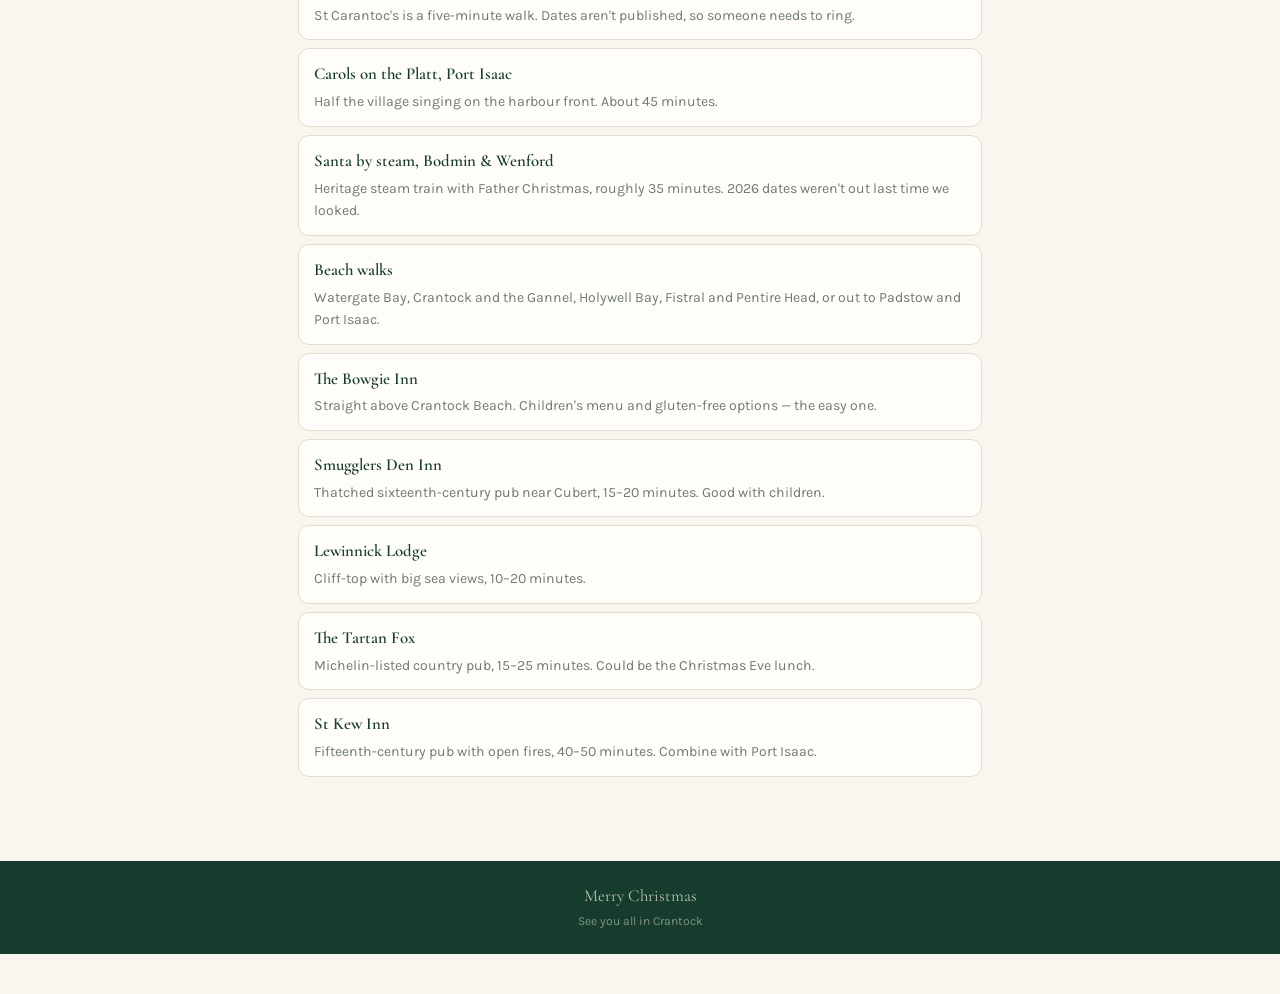
<file: week.html>
<!DOCTYPE html>
<html lang="en-GB">
<head>
<meta charset="utf-8">
<meta name="viewport" content="width=device-width, initial-scale=1, viewport-fit=cover">
<title>Our Week · The Hatch</title>
<meta name="theme-color" content="#173C2D">
<link rel="preconnect" href="https://fonts.googleapis.com">
<link rel="preconnect" href="https://fonts.gstatic.com" crossorigin>
<link href="https://fonts.googleapis.com/css2?family=Cormorant+Garamond:ital,wght@0,600;0,700;1,600&family=Karla:wght@400;500;700&display=swap" rel="stylesheet">
<link rel="stylesheet" href="style.css">
</head>
<body>

<header class="top">
  <div class="wrap">
    <a class="brand" href="index.html">The <span>Hatch</span></a>
    <nav class="desknav">
      <a href="index.html">Home</a>
      <a href="week.html" aria-current="page">Our Week</a>
      <a href="shopping.html">Shopping</a>
      <a href="house.html">The House</a>
      <a href="bedrooms.html">Bedrooms</a>
    </nav>
    <span class="sprig">Crantock</span>
  </div>
</header>

<main class="wrap">
  <p class="eyebrow">21 – 28 December</p>
  <h1 class="page">Our Week</h1>
  <p class="sub">Green means it's happening. Gold means it's an idea we haven't settled.</p>

  <div id="days"></div>

  <section class="blk">
    <h2>Still up for grabs</h2>
    <p class="lead">Not tied to a day. Have a look and say what you fancy in the WhatsApp group.</p>
    <div class="ideas" id="ideas"></div>
  </section>
</main>

<footer>Merry Christmas<small>See you all in Crantock</small></footer>

<nav class="tabs">
  <a href="index.html"><svg viewBox="0 0 24 24"><path d="M3 10.5 12 3l9 7.5"/><path d="M5 9.5V21h14V9.5"/></svg>Home</a>
  <a href="week.html" aria-current="page"><svg viewBox="0 0 24 24"><rect x="3" y="5" width="18" height="16" rx="2"/><path d="M8 3v4M16 3v4M3 11h18"/></svg>Week</a>
  <a href="shopping.html"><svg viewBox="0 0 24 24"><path d="M3 4h2l2.4 11.4a2 2 0 0 0 2 1.6h7.7a2 2 0 0 0 2-1.5L21 8H6"/><circle cx="10" cy="20" r="1"/><circle cx="18" cy="20" r="1"/></svg>Shopping</a>
  <a href="house.html"><svg viewBox="0 0 24 24"><path d="M4 21V8l8-5 8 5v13"/><path d="M9 21v-6h6v6"/></svg>House</a>
  <a href="bedrooms.html"><svg viewBox="0 0 24 24"><path d="M3 18v-6a2 2 0 0 1 2-2h14a2 2 0 0 1 2 2v6"/><path d="M3 18h18M7 10V7a1 1 0 0 1 1-1h8a1 1 0 0 1 1 1v3"/></svg>Beds</a>
</nav>

<script>
var L=function(u,t){return '<a href="'+u+'" target="_blank" rel="noopener">'+t+'</a>';};
var DAYS=[
 ["Mon","21","Arrivals","plan","Doors open at 4pm. Food shop, a first look at the beach, and dinner at the house.",""],
 ["Tue","22","Eden Project","plan","Christmas in the biomes, Father Christmas, ice skating, and the lights after 4pm. About 35–45 minutes. "+L("https://www.edenproject.com/visit/whats-on/christmas-at-the-eden-project","What's on"),""],
 ["Wed","23","Truro","idea","Christmas market until 9pm, then the Festival of Nine Lessons and Carols at the cathedral, where the service began. 25–35 minutes. "+L("https://www.trurochristmas.co.uk/","Market")+" · "+L("https://www.trurocathedral.org.uk/history/nine-lessons-and-carols","Carols"),"Or swap the day for Mousehole — Tom Bawcock's Eve falls on the 23rd and only the 23rd."],
 ["Thu","24","Christmas Eve","idea","Panto in Truro — Dick Whittington &amp; His Mousehole Cat, 11am or 3pm. "+L("https://www.hallforcornwall.co.uk/whats-on/dickwhittington/","Hall for Cornwall"),"Or keep it local: beach walk and a pub lunch."],
 ["Fri","25","Christmas Day","plan","The house, far too much food, and a long beach walk. There's a sea swim at Watergate Bay around midday for anyone brave enough.",""],
 ["Sat","26","Boxing Day","plan","Heligan Night Garden — a mile of lantern trail through the Lost Gardens, with fire pits, marshmallows and mulled wine. Slots from 4:15pm, 40–50 minutes away. "+L("https://www.heligan.com/events-at-heligan/heligan-night-garden/","Tickets"),"Perranporth swim is 10:30 the same morning, fifteen minutes away. Both fit."],
 ["Sun","27","Lunch at St Enodoc","plan","Paul Ainsworth's place in Rock, across the estuary from Padstow, about 45 minutes. Bookings by phone only, on 01208 863394.",""],
 ["Mon","28","Departures","plan","Out by 10am, so most of the packing happens the night before.",""]
];
document.getElementById("days").innerHTML=DAYS.map(function(d){
  var chip = d[3]==="plan" ? '<span class="chip plan">Planned</span>' : '<span class="chip idea">Idea</span>';
  var extra = d[5] ? '<p style="color:var(--gold);font-weight:500">'+d[5]+'</p>' : '';
  return '<div class="day'+(d[1]==="25"?" xmas":"")+'">'+
    '<div class="d"><b>'+d[1]+'</b><span>'+d[0]+'</span></div>'+
    '<div><h3>'+d[2]+chip+'</h3><p>'+d[4]+'</p>'+extra+'</div></div>';
}).join("");

var IDEAS=[
 ["Tom Bawcock's Eve, Mousehole","23 December only. Lantern procession round the harbour, stargazy pie, and the harbour lights lit. 75 minutes each way and a late one for the little ones."],
 ["Mousehole harbour lights","Lights right round the harbour, on all week. An evening out rather than a pop over."],
 ["Perranporth Boxing Day swim","10:30, no wetsuits, the biggest of the Cornish swims. Fifteen minutes away, spectators welcome."],
 ["Carols at Crantock church","St Carantoc's is a five-minute walk. Dates aren't published, so someone needs to ring."],
 ["Carols on the Platt, Port Isaac","Half the village singing on the harbour front. About 45 minutes."],
 ["Santa by steam, Bodmin &amp; Wenford","Heritage steam train with Father Christmas, roughly 35 minutes. 2026 dates weren't out last time we looked."],
 ["Beach walks","Watergate Bay, Crantock and the Gannel, Holywell Bay, Fistral and Pentire Head, or out to Padstow and Port Isaac."],
 ["The Bowgie Inn","Straight above Crantock Beach. Children's menu and gluten-free options — the easy one."],
 ["Smugglers Den Inn","Thatched sixteenth-century pub near Cubert, 15–20 minutes. Good with children."],
 ["Lewinnick Lodge","Cliff-top with big sea views, 10–20 minutes."],
 ["The Tartan Fox","Michelin-listed country pub, 15–25 minutes. Could be the Christmas Eve lunch."],
 ["St Kew Inn","Fifteenth-century pub with open fires, 40–50 minutes. Combine with Port Isaac."]
];
document.getElementById("ideas").innerHTML=IDEAS.map(function(i){
  return '<div class="i"><b>'+i[0]+'</b><p>'+i[1]+'</p></div>';
}).join("");
</script>
</body>
</html>
</file>
<file: style.css>
/* The Hatch — Christmas in Cornwall
   Boutique Cornish coastal × understated traditional Christmas.
   Committed light palette. Mobile-first, iPhone Safari primary. */

:root{
  --green:#173C2D;
  --ivory:#FAF6EF;
  --burgundy:#812C35;
  --sage:#E6EDDF;
  --blush:#F6E3DE;
  --charcoal:#26332D;

  --paper:#FFFDF9;
  --line:#E4DCCE;
  --mute:#6E7B72;
  --gold:#B08A4A;

  --serif:"Cormorant Garamond",Georgia,"Times New Roman",serif;
  --sans:"Karla",-apple-system,BlinkMacSystemFont,"Segoe UI",sans-serif;

  --nav-h:62px;
  color-scheme:light;
}

*{box-sizing:border-box}
html{-webkit-text-size-adjust:100%;scroll-behavior:smooth}
@media (prefers-reduced-motion:reduce){html{scroll-behavior:auto}}
body{
  margin:0;background:var(--ivory);color:var(--charcoal);
  font:400 16px/1.6 var(--sans);
  padding-bottom:calc(var(--nav-h) + env(safe-area-inset-bottom,0px));
  overflow-x:hidden;
}
h1,h2,h3,h4{font-family:var(--serif);font-weight:600;margin:0;line-height:1.15;color:var(--green)}
a{color:var(--burgundy)}
img{max-width:100%;display:block}
button,input,select{font:inherit;font-size:16px}
button{cursor:pointer;-webkit-tap-highlight-color:rgba(23,60,45,.08)}
:focus-visible{outline:3px solid var(--gold);outline-offset:2px}

.wrap{max-width:720px;margin:0 auto;
  padding-left:max(18px,env(safe-area-inset-left,0px));
  padding-right:max(18px,env(safe-area-inset-right,0px))}

/* ---------- top bar ---------- */
.top{background:var(--green);color:var(--ivory);padding-top:env(safe-area-inset-top,0px)}
.top .wrap{display:flex;align-items:center;justify-content:space-between;padding-block:13px;gap:12px}
.brand{font-family:var(--serif);font-size:1.12rem;font-weight:600;color:var(--ivory);text-decoration:none;letter-spacing:.01em}
.brand span{color:var(--gold)}
.sprig{font-size:.72rem;letter-spacing:.2em;text-transform:uppercase;color:rgba(250,246,239,.6);font-weight:700}

/* desktop nav */
.desknav{display:none}
@media (min-width:760px){
  .desknav{display:flex;gap:4px}
  .desknav a{color:rgba(250,246,239,.82);text-decoration:none;font-size:.9rem;font-weight:500;padding:7px 13px;border-radius:99px}
  .desknav a:hover{background:rgba(250,246,239,.12);color:var(--ivory)}
  .desknav a[aria-current="page"]{background:var(--ivory);color:var(--green);font-weight:700}
  body{padding-bottom:40px}
  .tabs{display:none}
}

/* ---------- bottom tabs (mobile) ---------- */
.tabs{position:fixed;left:0;right:0;bottom:0;z-index:40;display:flex;
  background:var(--paper);border-top:1px solid var(--line);
  padding-bottom:env(safe-area-inset-bottom,0px);
  box-shadow:0 -1px 10px rgba(23,60,45,.05)}
.tabs a{flex:1;display:flex;flex-direction:column;align-items:center;gap:3px;
  padding:9px 2px 7px;text-decoration:none;color:var(--mute);font-size:.66rem;font-weight:700;
  letter-spacing:.02em;min-height:var(--nav-h)}
.tabs a svg{width:21px;height:21px;fill:none;stroke:currentColor;stroke-width:1.7;
  stroke-linecap:round;stroke-linejoin:round}
.tabs a[aria-current="page"]{color:var(--green)}
.tabs a[aria-current="page"] svg{stroke:var(--green)}

/* ---------- page furniture ---------- */
main{padding-block:26px 40px}
.eyebrow{font-size:.7rem;letter-spacing:.18em;text-transform:uppercase;color:var(--mute);font-weight:700;margin:0 0 7px}
h1.page{font-size:clamp(1.9rem,6vw,2.5rem);margin-bottom:6px}
.sub{color:var(--mute);margin:0 0 22px;font-size:.98rem;max-width:56ch}
section.blk{margin-top:32px}
section.blk>h2{font-size:1.45rem;margin-bottom:4px}
section.blk>p.lead{color:var(--mute);font-size:.94rem;margin:0 0 14px;max-width:56ch}

.card{background:var(--paper);border:1px solid var(--line);border-radius:12px;padding:16px 18px}
.cards{display:grid;gap:10px}
@media (min-width:620px){.cards.two{grid-template-columns:1fr 1fr}}
.k{font-size:.68rem;letter-spacing:.14em;text-transform:uppercase;color:var(--mute);font-weight:700;margin-bottom:5px}
.card p{margin:0}.card p+p{margin-top:5px}
.card ul{margin:4px 0 0;padding-left:17px}
.card li{margin-top:3px}
.hint{font-size:.85rem;color:var(--mute)}

.btn{display:inline-flex;align-items:center;justify-content:center;gap:7px;
  background:var(--green);color:var(--ivory);border:0;border-radius:9px;
  padding:12px 20px;font-weight:700;font-size:.92rem;text-decoration:none}
.btn:hover{background:#1d4b39}
.btn.ghost{background:transparent;color:var(--green);border:1px solid var(--line)}
.btn.small{padding:9px 15px;font-size:.85rem}

/* ---------- home hero ---------- */
.hero{position:relative;overflow:hidden;background:linear-gradient(177deg,#0F2E22 0%,#173C2D 42%,#245240 100%);
  color:var(--ivory);text-align:center;padding-block:46px 0}
.hero .wrap{position:relative;z-index:2}
.hero .tag{display:inline-block;border:1px solid rgba(176,138,74,.75);color:var(--gold);
  padding:4px 15px;border-radius:99px;font-size:.66rem;letter-spacing:.17em;text-transform:uppercase;font-weight:700}
.hero h1{color:var(--ivory);font-size:clamp(2.3rem,9vw,3.6rem);margin-top:14px;font-weight:600}
.hero h1 em{font-style:italic;color:var(--gold)}
.hero .where{margin:11px 0 0;color:rgba(250,246,239,.84);font-size:1rem}
.hero .dates{margin:3px 0 0;color:rgba(250,246,239,.6);font-size:.86rem;letter-spacing:.09em;text-transform:uppercase;font-weight:700}
.count{display:inline-flex;align-items:baseline;gap:9px;margin-top:22px;padding:9px 20px;border-radius:11px;
  background:rgba(0,0,0,.2);border:1px solid rgba(250,246,239,.16)}
.count b{font-family:var(--serif);font-size:1.8rem;color:var(--gold);font-variant-numeric:tabular-nums;font-weight:600}
.count span{font-size:.85rem;color:rgba(250,246,239,.82)}
.waves{display:block;width:100%;height:52px;margin-top:30px}

/* home quick links */
.quick{display:grid;gap:9px;margin-top:4px}
@media (min-width:560px){.quick{grid-template-columns:1fr 1fr}}
.quick a{display:flex;align-items:center;gap:13px;background:var(--paper);border:1px solid var(--line);
  border-radius:12px;padding:14px 16px;text-decoration:none;color:var(--charcoal)}
.quick a:hover{border-color:var(--green)}
.quick .ic{flex:none;width:38px;height:38px;border-radius:9px;background:var(--sage);
  display:flex;align-items:center;justify-content:center}
.quick .ic svg{width:19px;height:19px;fill:none;stroke:var(--green);stroke-width:1.7;stroke-linecap:round;stroke-linejoin:round}
.quick b{display:block;font-family:var(--serif);font-size:1.1rem;color:var(--green);font-weight:600}
.quick small{color:var(--mute);font-size:.84rem}

/* ---------- still to sort ---------- */
.todo{background:var(--blush);border:1px solid #EBCEC6;border-radius:12px;padding:15px 17px}
.todo h2{font-size:1.1rem;margin-bottom:8px}
.todo ul{margin:0;padding-left:18px}
.todo li{margin-top:5px;font-size:.92rem}
.todo .done-toggle{margin-top:11px;background:none;border:0;color:var(--burgundy);font-size:.84rem;font-weight:700;padding:0}

/* ---------- days ---------- */
.day{display:grid;grid-template-columns:52px 1fr;gap:14px;background:var(--paper);
  border:1px solid var(--line);border-radius:12px;padding:13px 16px}
.day+.day{margin-top:9px}
.day .d{text-align:center;border-right:1px solid var(--line);padding-right:12px}
.day .d b{display:block;font-family:var(--serif);font-size:1.5rem;color:var(--green);font-weight:600;font-variant-numeric:tabular-nums}
.day .d span{font-size:.62rem;letter-spacing:.09em;text-transform:uppercase;color:var(--mute);font-weight:700}
.day h3{font-size:1.14rem}
.day p{margin:3px 0 0;color:var(--mute);font-size:.91rem}
.day.xmas{background:var(--blush);border-color:#E8C9C1}
.day.xmas .d b{color:var(--burgundy)}
.chip{display:inline-block;font-size:.6rem;letter-spacing:.11em;text-transform:uppercase;font-weight:700;
  padding:3px 8px;border-radius:99px;margin-left:7px;vertical-align:2px}
.chip.plan{background:var(--sage);color:var(--green)}
.chip.idea{background:transparent;color:var(--gold);border:1px solid var(--gold)}
.day a{font-weight:700;text-decoration:underline;text-underline-offset:2px}

.ideas{display:grid;gap:8px}
.ideas .i{background:var(--paper);border:1px solid var(--line);border-radius:11px;padding:12px 15px}
.ideas .i b{font-family:var(--serif);font-size:1.05rem;color:var(--green);font-weight:600}
.ideas .i p{margin:3px 0 0;color:var(--mute);font-size:.88rem}

/* ---------- bedrooms ---------- */
.rooms{display:grid;gap:10px}
@media (min-width:620px){.rooms{grid-template-columns:1fr 1fr}}
.room{background:var(--paper);border:1px solid var(--line);border-radius:12px;overflow:hidden;
  text-align:left;padding:0;width:100%;display:flex;gap:13px;align-items:stretch;color:inherit}
.room .thumb{flex:none;width:104px;background:var(--sage);display:flex;align-items:center;justify-content:center;
  overflow:hidden}
.room .thumb img{width:100%;height:100%;object-fit:cover}
.room .thumb svg{width:26px;height:26px;fill:none;stroke:var(--green);stroke-width:1.5;opacity:.5}
.room .info{padding:13px 14px 13px 0;min-width:0;flex:1;display:flex;flex-direction:column}
.room .info>span{display:block}
.room .no{font-size:.64rem;letter-spacing:.14em;text-transform:uppercase;color:var(--mute);font-weight:700}
.room .who{font-family:var(--serif);font-size:1.22rem;color:var(--green);font-weight:600;margin-top:2px}
.room .bed{font-size:.84rem;color:var(--mute);margin-top:3px}
.room .more{font-size:.74rem;color:var(--burgundy);font-weight:700;margin-top:7px}

/* gallery overlay */
.gal{position:fixed;inset:0;z-index:60;background:rgba(18,30,24,.96);display:none;
  flex-direction:column;padding-top:env(safe-area-inset-top,0px);padding-bottom:env(safe-area-inset-bottom,0px)}
.gal.on{display:flex}
.gal .bar{display:flex;align-items:center;justify-content:space-between;gap:12px;padding:12px 16px;color:var(--ivory)}
.gal .bar b{font-family:var(--serif);font-size:1.15rem;font-weight:600}
.gal .bar button{background:rgba(250,246,239,.14);border:0;color:var(--ivory);border-radius:99px;
  width:38px;height:38px;font-size:1.3rem;line-height:1}
.gal .strip{flex:1;display:flex;overflow-x:auto;scroll-snap-type:x mandatory;gap:0;-webkit-overflow-scrolling:touch}
.gal .strip figure{flex:0 0 100%;scroll-snap-align:center;margin:0;display:flex;align-items:center;justify-content:center;padding:0 14px}
.gal .strip img{max-height:72vh;width:auto;border-radius:10px}
.gal .dots{display:flex;justify-content:center;gap:7px;padding:14px}
.gal .dots i{width:7px;height:7px;border-radius:50%;background:rgba(250,246,239,.3)}
.gal .dots i.on{background:var(--gold)}
.gal .none{color:rgba(250,246,239,.7);text-align:center;padding:40px 24px;font-size:.95rem}

/* ---------- shopping ---------- */
.me{display:flex;align-items:center;align-items:center;gap:9px;flex-wrap:wrap;margin-bottom:14px;font-size:.88rem;color:var(--mute)}
.me button{background:var(--sage);border:0;color:var(--green);font-weight:700;border-radius:99px;padding:6px 13px;font-size:.84rem}
.addrow{display:flex;gap:9px;margin-bottom:14px}
.addrow input{flex:1;min-width:0;background:var(--paper);border:1px solid var(--line);border-radius:9px;padding:13px 14px;
  color:var(--charcoal);-webkit-appearance:none;appearance:none}
.addrow .btn{flex:none}
.filters{display:flex;gap:7px;margin-bottom:12px;flex-wrap:wrap}
.filters button{background:var(--paper);border:1px solid var(--line);color:var(--charcoal);
  border-radius:99px;padding:7px 15px;font-size:.85rem;font-weight:500}
.filters button[aria-pressed="true"]{background:var(--green);border-color:var(--green);color:var(--ivory);font-weight:700}
.totals{display:flex;gap:16px;font-size:.82rem;color:var(--mute);margin:0 0 14px;flex-wrap:wrap}
.totals b{color:var(--green);font-weight:700}

.slist{display:grid;gap:7px}
.sitem{display:flex;align-items:center;gap:12px;border-radius:10px;padding:11px 13px;
  border:1px solid var(--line);background:var(--blush)}
.sitem.got{background:var(--sage);border-color:#D3DFC8}
.sitem .mark{flex:none;width:30px;height:30px;border-radius:50%;border:2px solid var(--burgundy);
  background:transparent;display:flex;align-items:center;justify-content:center;padding:0}
.sitem.got .mark{border-color:#3C7A52;background:#3C7A52}
.sitem .mark svg{width:15px;height:15px;fill:none;stroke:var(--ivory);stroke-width:2.6;stroke-linecap:round;stroke-linejoin:round;opacity:0}
.sitem.got .mark svg{opacity:1}
.sitem .txt{flex:1;min-width:0;display:flex;flex-direction:column}
.sitem .txt>span{display:block}
.sitem .nm{font-size:1rem;font-weight:500;word-break:break-word}
.sitem.got .nm{color:var(--mute)}
.sitem .st{font-size:.76rem;color:var(--mute);margin-top:1px}
.sitem.got .st{color:#3C7A52;font-weight:700}
.sitem .kill{flex:none;background:none;border:0;color:var(--mute);font-size:1.15rem;line-height:1;padding:5px 3px}
.namebox{display:flex;gap:8px;margin-top:9px}
.namebox input{flex:1;min-width:0;border:1px solid var(--line);border-radius:8px;padding:10px 12px;background:var(--paper)}
.empty{color:var(--mute);font-size:.94rem;padding:14px 0}
.warn{background:var(--blush);border:1px solid #E8C9C1;border-radius:10px;padding:11px 14px;margin-bottom:13px;font-size:.88rem}

/* ---------- footer ---------- */
footer{background:var(--green);color:rgba(250,246,239,.72);text-align:center;padding-block:22px;
  font-family:var(--serif);font-size:1.05rem;margin-top:44px}
footer small{display:block;font-family:var(--sans);font-size:.76rem;opacity:.65;margin-top:3px}
@media (max-width:759px){footer{margin-bottom:0}}
</file>
